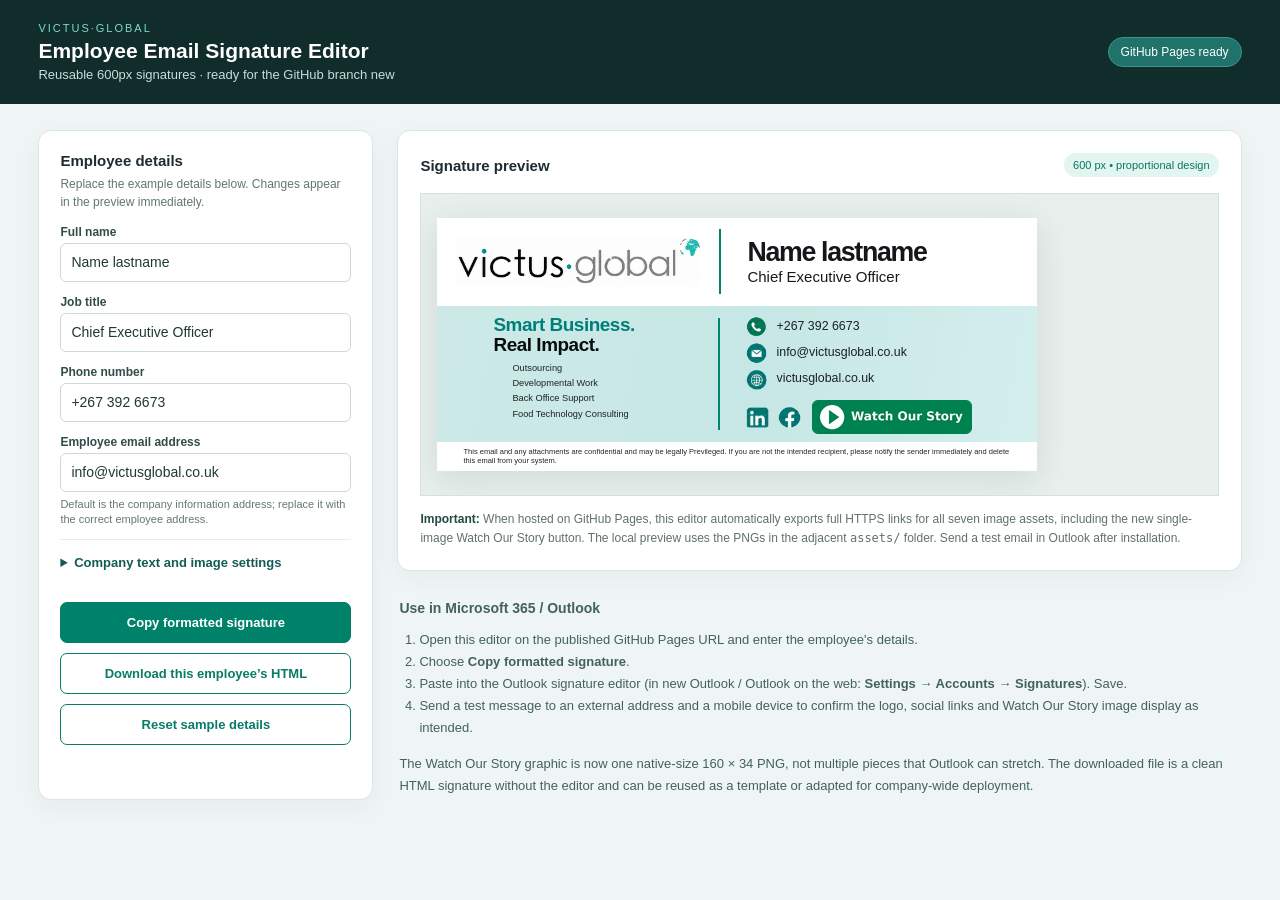
<file: index.html>
<!DOCTYPE html>
<html lang="en">
<head>
<meta charset="utf-8">
<meta name="viewport" content="width=device-width,initial-scale=1">
<title>Victus·Global | Employee Signature Editor</title>
<link rel="stylesheet" href="css/editor.css">
</head>
<body>
<header>
 <div><p class="eyebrow">Victus·Global</p><h1>Employee Email Signature Editor</h1><p class="sub">Reusable 600px signatures · ready for the GitHub branch new</p></div>
 <span class="headmark">GitHub Pages ready</span>
</header>
<div class="workspace">
<aside>
 <h2>Employee details</h2><p class="descr">Replace the example details below. Changes appear in the preview immediately.</p>
 <div class="field"><label for="name">Full name</label><input id="name" value="Name lastname" autocomplete="off"></div>
 <div class="field"><label for="title">Job title</label><input id="title" value="Chief Executive Officer"></div>
 <div class="field"><label for="phone">Phone number</label><input id="phone" value="+267 392 6673"></div>
 <div class="field"><label for="email">Employee email address</label><input id="email" type="email" value="info@victusglobal.co.uk"><small>Default is the company information address; replace it with the correct employee address.</small></div>
 <details>
  <summary>Company text and image settings</summary>
  <div class="field"><label for="websiteDisplay">Website label</label><input id="websiteDisplay" value="victusglobal.co.uk"></div>
  <div class="field"><label for="website">Website link</label><input id="website" value="https://victusglobal.co.uk/"></div>
  <div class="field"><label for="tagline1">First tagline line</label><input id="tagline1" value="Smart Business."></div>
  <div class="field"><label for="tagline2">Second tagline line</label><input id="tagline2" value="Real Impact."></div>
  <div class="field"><label for="services">Services (one per line)</label><textarea id="services" rows="4">Outsourcing
Developmental Work
Back Office Support
Food Technology Consulting</textarea></div>
  <div class="field"><label for="disclaimer">Disclaimer</label><textarea id="disclaimer" rows="5">This email and any attachments are confidential and may be legally Previleged. If you are not the intended recipient, please notify the sender immediately and delete this email from your system.</textarea></div>
  <div class="field"><label for="assetBase">Public image folder URL (optional override)</label><input id="assetBase" type="url" placeholder="Automatically detected from your GitHub Pages site"><small>Leave blank when this editor is hosted on GitHub Pages: images are linked automatically using the full HTTPS URL. For other hosting, enter the public HTTPS URL of the assets folder.</small></div>
 </details>
 <div class="buttons"><button id="copyBtn" type="button">Copy formatted signature</button><button id="downloadBtn" type="button" class="secondary">Download this employee’s HTML</button><button id="resetBtn" type="button" class="secondary">Reset sample details</button></div>
 <div id="status" role="status" aria-live="polite"></div>
</aside>
<main>
 <div class="preview-card">
  <div class="viewhead"><h2>Signature preview</h2><span class="pill">600 px • proportional design</span></div>
  <div class="stage"><div id="preview" aria-label="HTML signature preview"></div></div>
  <p class="note"><strong>Important:</strong> When hosted on GitHub Pages, this editor automatically exports full HTTPS links for all seven image assets, including the new single-image Watch Our Story button. The local preview uses the PNGs in the adjacent <code>assets/</code> folder. Send a test email in Outlook after installation.</p>
 </div>
 <div class="instructions"><h3>Use in Microsoft 365 / Outlook</h3>
  <ol><li>Open this editor on the published GitHub Pages URL and enter the employee's details.</li><li>Choose <strong>Copy formatted signature</strong>.</li><li>Paste into the Outlook signature editor (in new Outlook / Outlook on the web: <strong>Settings → Accounts → Signatures</strong>). Save.</li><li>Send a test message to an external address and a mobile device to confirm the logo, social links and Watch Our Story image display as intended.</li></ol>
 <p>The Watch Our Story graphic is now one native-size 160 × 34 PNG, not multiple pieces that Outlook can stretch. The downloaded file is a clean HTML signature without the editor and can be reused as a template or adapted for company-wide deployment.</p>
 </div>
</main>
</div>
<script src="js/config.js"></script>
<script src="js/editor.js"></script>
</body></html>
</file>
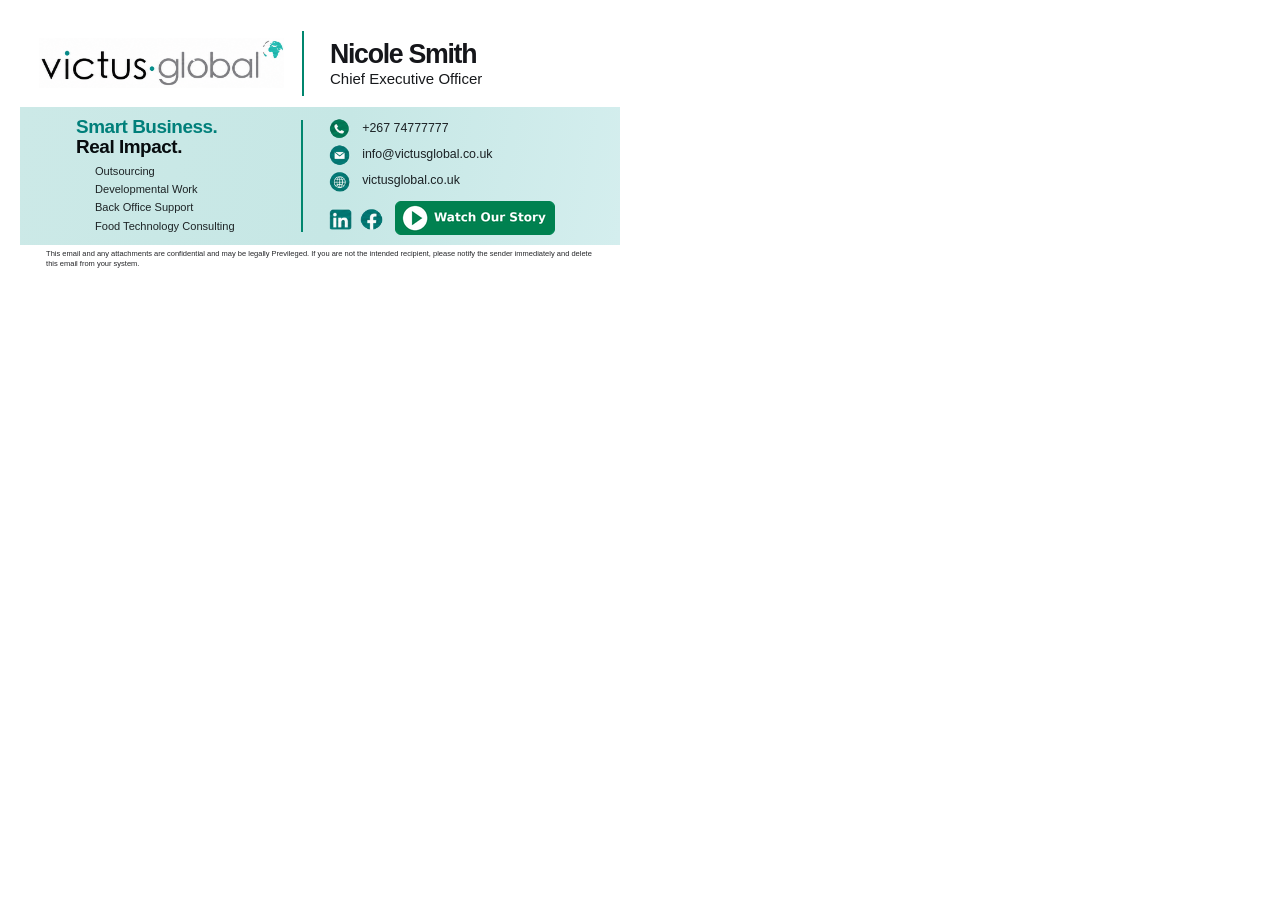
<file: signature-example.html>
<!doctype html><html lang="en"><head><meta charset="utf-8"><meta name="viewport" content="width=device-width,initial-scale=1"><title>Victus Global 600px signature example — local browser preview</title></head><body style="margin:0;padding:20px;background:#ffffff;"><table role="presentation" border="0" cellpadding="0" cellspacing="0" width="600" style="width:600px;max-width:100%;border-collapse:collapse;background-color:#ffffff;font-family:'Century Gothic','Trebuchet MS',Arial,sans-serif;color:#18191c;mso-table-lspace:0pt;mso-table-rspace:0pt;">
  <tr>
    <td style="padding:0;background-color:#ffffff;">
      <table role="presentation" width="100%" border="0" cellpadding="0" cellspacing="0" style="border-collapse:collapse;width:100%;">
        <tr>
          <td width="47%" valign="middle" style="width:47%;padding:12.4px 16.31px 13.69px 18.91px;vertical-align:middle;">
            <a href="https://victusglobal.co.uk/" target="_blank" style="text-decoration:none;border:0;"><img src="assets/victus-logo.png" width="245" height="50" alt="Victus Global" style="display:block;width:245px;height:50px;max-width:245px;min-width:245px;max-height:50px;border:0;outline:none;text-decoration:none;"></a>
          </td>
          <td width="2" valign="middle" style="width:2.6px;padding:11.09px 0;vertical-align:middle;">
            <table role="presentation" width="2" border="0" cellpadding="0" cellspacing="0" style="width:1.96px;border-collapse:collapse;"><tr><td width="2" height="65" bgcolor="#00866e" style="width:1.96px;height:65.22px;font-size:0;line-height:0;background-color:#00866e;">&nbsp;</td></tr></table>
          </td>
          <td width="53%" valign="middle" style="width:53%;padding:13.04px 9.78px 13.04px 26.09px;vertical-align:middle;">
            <div style="font-family:'Century Gothic','Trebuchet MS',Arial,sans-serif;font-size:26.74px;font-weight:700;line-height:1.13;letter-spacing:-1.31px;color:#15161a;">Nicole Smith</div>
            <div style="font-family:'Century Gothic','Trebuchet MS',Arial,sans-serif;font-size:15px;font-weight:400;line-height:1.25;color:#17191c;padding-top:0.65px;">Chief Executive Officer</div>
          </td>
        </tr>
      </table>
    </td>
  </tr>
  <tr>
    <td bgcolor="#cce9e7" style="padding:0;background-color:#cce9e7;background-image:linear-gradient(100deg,#cce9e7 0%,#c6e7e5 53%,#d4eeee 100%);">
      <table role="presentation" width="100%" border="0" cellpadding="0" cellspacing="0" style="border-collapse:collapse;width:100%;">
        <tr>
          <td width="47%" valign="top" style="width:47%;padding:9.13px 7.82px 7.82px 56.09px;vertical-align:top;">
            <div style="font-family:'Century Gothic','Trebuchet MS',Arial,sans-serif;font-size:18.91px;font-weight:700;line-height:1.08;letter-spacing:-0.46px;color:#007f7a;">Smart Business.</div>
            <div style="font-family:'Century Gothic','Trebuchet MS',Arial,sans-serif;font-size:18.91px;font-weight:700;line-height:1.08;letter-spacing:-0.46px;color:#070c0e;">Real Impact.</div>
            <table role="presentation" cellpadding="0" cellspacing="0" border="0" style="margin-top:6.52px;margin-left:18.91px;border-collapse:collapse;"><tr><td style="padding:0 0 3.26px 0;font-family:Century Gothic,Trebuchet MS,Arial,sans-serif;color:#1d2325;font-size:11.09px;line-height:15px;">Outsourcing</td></tr><tr><td style="padding:0 0 3.26px 0;font-family:Century Gothic,Trebuchet MS,Arial,sans-serif;color:#1d2325;font-size:11.09px;line-height:15px;">Developmental Work</td></tr><tr><td style="padding:0 0 3.26px 0;font-family:Century Gothic,Trebuchet MS,Arial,sans-serif;color:#1d2325;font-size:11.09px;line-height:15px;">Back Office Support</td></tr><tr><td style="padding:0 0 3.26px 0;font-family:Century Gothic,Trebuchet MS,Arial,sans-serif;color:#1d2325;font-size:11.09px;line-height:15px;">Food Technology Consulting</td></tr></table>
          </td>
          <td width="2" valign="middle" style="width:2.6px;padding:8.48px 0;vertical-align:middle;">
            <table role="presentation" width="2" border="0" cellpadding="0" cellspacing="0" style="width:1.96px;border-collapse:collapse;"><tr><td width="2" height="112" bgcolor="#00866e" style="width:1.96px;height:112.18px;font-size:0;line-height:0;background-color:#00866e;">&nbsp;</td></tr></table>
          </td>
          <td width="53%" valign="top" style="width:53%;padding:10.44px 9.13px 8.48px 26.09px;vertical-align:top;">
            <table role="presentation" border="0" cellpadding="0" cellspacing="0" style="border-collapse:collapse;">
              <tr>
                <td width="25" style="padding:0 8.48px 3.91px 0;vertical-align:middle;"><a href="tel:+26774777777" style="text-decoration:none;"><img src="assets/phone.png" width="22" height="22" alt="Phone" style="display:block;width:22px;height:22px;border:0;"></a></td>
                <td style="padding:0 0 3.91px 0;vertical-align:middle;font-family:'Century Gothic','Trebuchet MS',Arial,sans-serif;font-size:12.4px;line-height:1.1;"><a href="tel:+26774777777" style="color:#1b2124;text-decoration:none;">+267 74777777</a></td>
              </tr>
              <tr>
                <td style="padding:0 8.48px 3.91px 0;vertical-align:middle;"><a href="mailto:info@victusglobal.co.uk" style="text-decoration:none;"><img src="assets/email.png" width="22" height="22" alt="Email" style="display:block;width:22px;height:22px;border:0;"></a></td>
                <td style="padding:0 0 3.91px 0;vertical-align:middle;font-family:'Century Gothic','Trebuchet MS',Arial,sans-serif;font-size:12.4px;line-height:1.1;"><a href="mailto:info@victusglobal.co.uk" style="color:#1b2124;text-decoration:none;">info@victusglobal.co.uk</a></td>
              </tr>
              <tr>
                <td style="padding:0 8.48px 3.91px 0;vertical-align:middle;"><a href="https://victusglobal.co.uk/" target="_blank" style="text-decoration:none;"><img src="assets/website.png" width="22" height="22" alt="Website" style="display:block;width:22px;height:22px;border:0;"></a></td>
                <td style="padding:0 0 3.91px 0;vertical-align:middle;font-family:'Century Gothic','Trebuchet MS',Arial,sans-serif;font-size:12.4px;line-height:1.1;"><a href="https://victusglobal.co.uk/" target="_blank" style="color:#1b2124;text-decoration:none;">victusglobal.co.uk</a></td>
              </tr>
            </table>
            <table role="presentation" border="0" cellpadding="0" cellspacing="0" style="border-collapse:collapse;margin-top:5.87px;">
              <tr>
                <td style="padding:0 8.48px 0 0;vertical-align:middle;"><a href="https://uk.linkedin.com/company/victus-global" title="Victus Global on LinkedIn" target="_blank" style="text-decoration:none;"><img src="assets/linkedin.png" alt="LinkedIn" width="23" height="23" style="display:block;width:23px;height:23px;border:0;"></a></td>
                <td style="padding:0 11.74px 0 0;vertical-align:middle;"><a href="https://www.facebook.com/people/Victus-Global-Limited/61592616851613/#" title="Victus Global on Facebook" target="_blank" style="text-decoration:none;"><img src="assets/facebook.png" alt="Facebook" width="23" height="23" style="display:block;width:23px;height:23px;border:0;"></a></td>
                <td width="160" height="34" valign="middle" align="center" style="width:160px;height:34px;padding:0;vertical-align:middle;line-height:0;font-size:0;mso-line-height-rule:exactly;">
                  <a href="https://victusglobal.co.uk/videos/" target="_blank" title="Watch Our Story" style="display:block;border:0;text-decoration:none;line-height:0;font-size:0;">
                    <img src="assets/watch-story-button.png" width="160" height="34" alt="Watch Our Story" border="0" style="display:block;border:0;outline:none;text-decoration:none;width:160px;height:34px;min-width:160px;max-width:160px;min-height:34px;max-height:34px;-ms-interpolation-mode:bicubic;">
                  </a>
                </td>
              </tr>
            </table>
          </td>
        </tr>
      </table>
    </td>
  </tr>
  <tr>
    <td style="padding:4.56px 17.6px 4.56px 26.09px;background-color:#ffffff;font-family:'Century Gothic','Trebuchet MS',Arial,sans-serif;color:#26272a;font-size:7.5px;line-height:1.32;">
      This email and any attachments are confidential and may be legally Previleged. If you are not the intended recipient, please notify the sender immediately and delete this email from your system.
    </td>
  </tr>
</table></body></html>
</file>
<file: css/editor.css>
:root{font-family:Inter,'Segoe UI',Arial,sans-serif;color:#1d2c32;background:#eff5f4}
*{box-sizing:border-box}
body{margin:0}
header{background:#102c2b;color:#fff;padding:22px clamp(16px,3vw,48px);display:flex;justify-content:space-between;align-items:center;gap:16px;flex-wrap:wrap}
header .eyebrow{font-size:11px;text-transform:uppercase;letter-spacing:2px;color:#80d9d0;margin:0 0 4px}
header h1{font-size:21px;line-height:1.2;margin:0;font-weight:700}
header .sub{font-size:13px;color:#c4deda;margin:4px 0 0}
.headmark{background:#1f736b;border:1px solid #409589;padding:7px 12px;border-radius:99px;font-size:12px}
.workspace{display:grid;grid-template-columns:335px minmax(0,1fr);gap:24px;padding:26px clamp(16px,3vw,42px) 40px;max-width:1620px;margin:auto;align-items:start}
aside,.preview-card{background:#fff;border:1px solid #dae7e4;box-shadow:0 7px 24px #16352e0b;border-radius:13px}
aside{padding:21px;position:relative}
h2{font-size:15px;margin:0 0 6px}
.descr{font-size:12px;color:#607673;line-height:1.5;margin:0 0 14px}
label{display:block;font-size:12px;font-weight:650;color:#324c49;margin-bottom:4px}
input,textarea{font:14px/1.35 Inter,'Segoe UI',Arial,sans-serif;width:100%;border:1px solid #cbdad7;border-radius:6px;padding:9px 10px;color:#203934;background:white;outline:none}
input:focus,textarea:focus{border-color:#008a7b;box-shadow:0 0 0 3px #008a7b20}
.field{margin-bottom:13px}
.field small{display:block;color:#657773;margin-top:5px;font-size:11px;line-height:1.35}
details{border-top:1px solid #e6eeec;padding:15px 0 0;margin-top:3px}
summary{font-size:13px;font-weight:700;color:#135c55;cursor:pointer;margin-bottom:13px}
.buttons{display:grid;gap:10px;margin-top:19px}
button{font-size:13px;font-weight:700;border:1px solid #087c69;border-radius:7px;cursor:pointer;padding:12px;background:#00816a;color:white}
button.secondary{background:#fff;color:#087c69}
button:hover{filter:brightness(.96)}
#status{min-height:24px;font-size:12px;color:#056c5a;margin-top:9px;line-height:1.4}
.preview-card{padding:22px;overflow:hidden}
.viewhead{display:flex;align-items:center;justify-content:space-between;gap:12px;margin:0 0 16px}
.viewhead h2{margin:0}
.viewhead .pill{font-size:11px;color:#0b7564;background:#e2f5ef;padding:6px 9px;border-radius:15px;white-space:nowrap}
.stage{background:#e8efed;border:1px solid #d4e2df;padding:24px 16px;overflow:auto}
#preview{width:max-content;min-width:600px;background:white;box-shadow:0 8px 32px #31524d22}
.note{color:#60716e;font-size:12px;line-height:1.6;margin:14px 0 0}
.note strong{color:#204a42}
.instructions{font-size:13px;line-height:1.7;color:#42625a;padding:18px 2px}
.instructions h3{font-size:14px;margin:8px 0}
.instructions ol{padding-left:20px;margin:8px 0}
.instructions code{font-size:11px;background:#e0ece8;padding:3px 5px;border-radius:3px}
@media(max-width:980px){.workspace{display:block;padding:14px}aside{margin-bottom:16px}.preview-card{padding:14px}}
</file>
